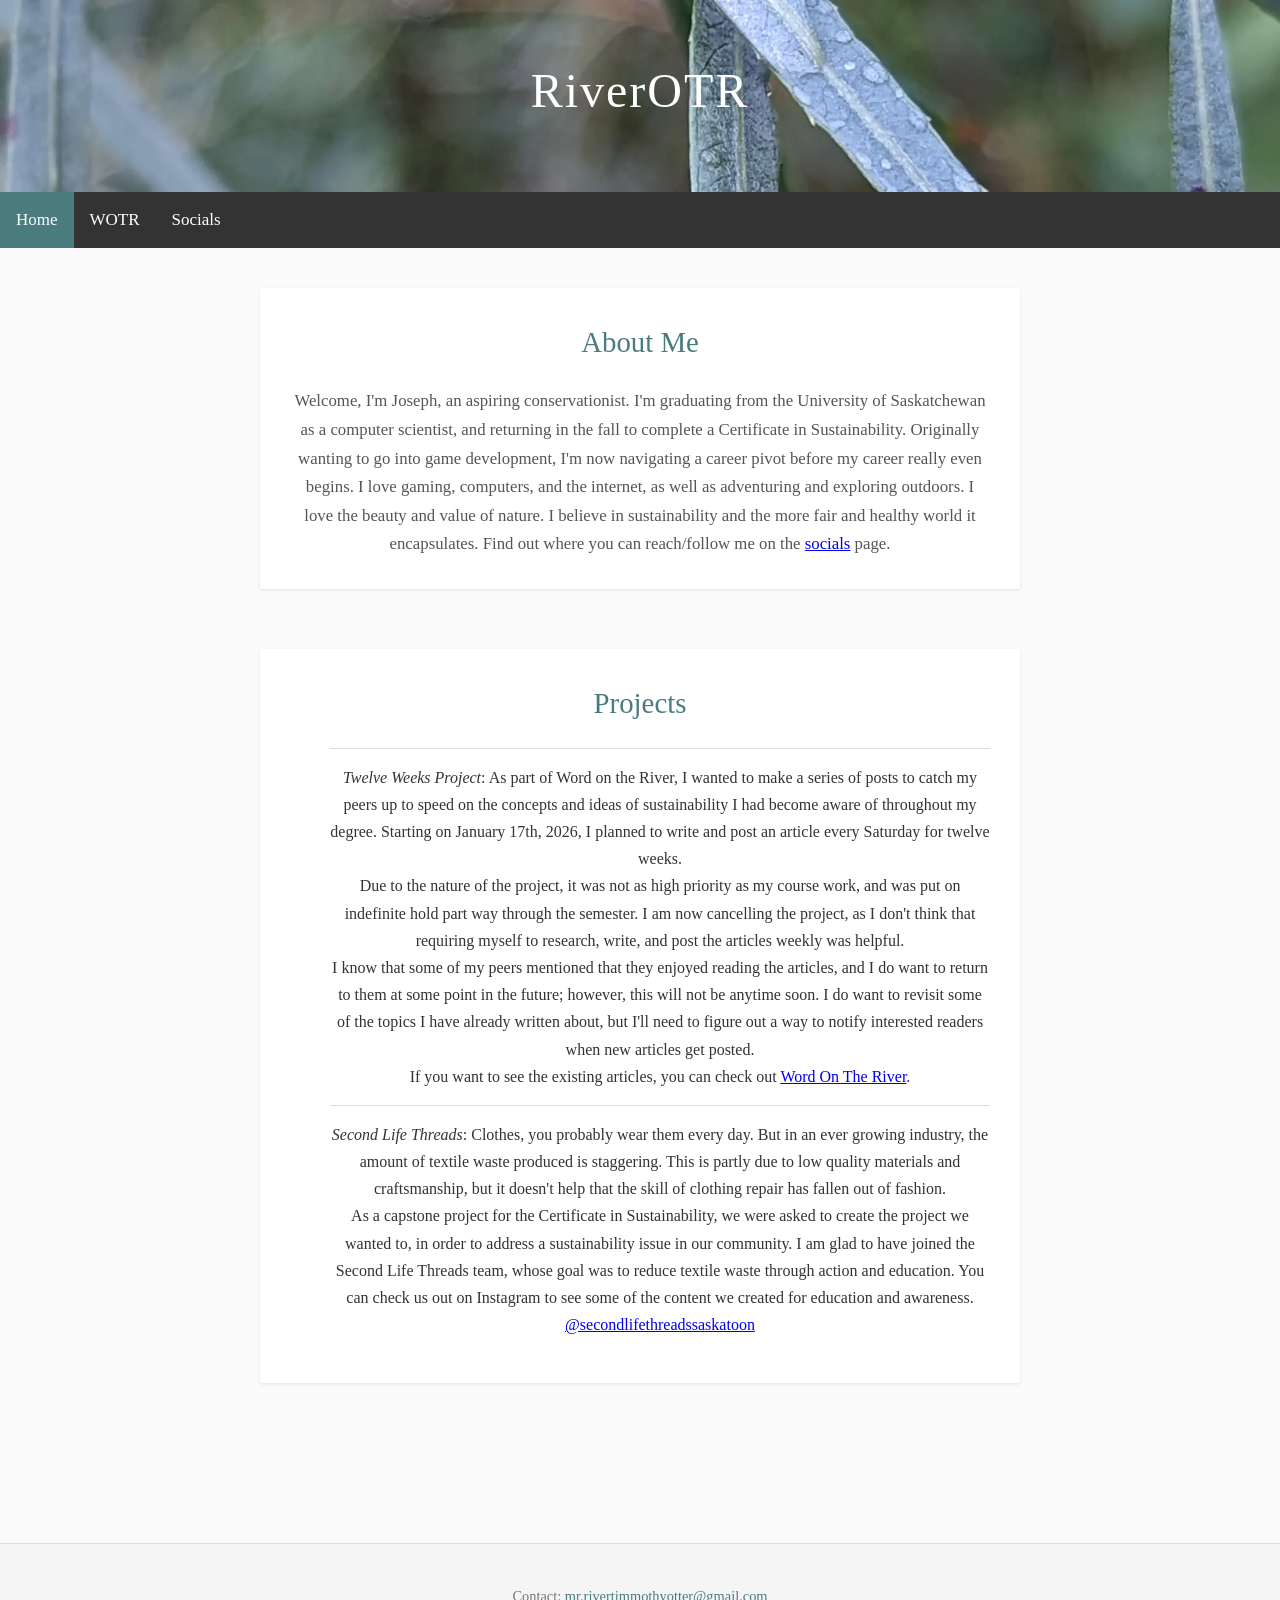
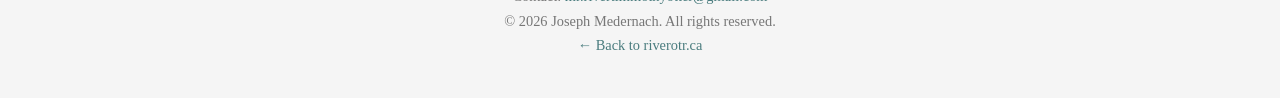
<file: index.html>
<!DOCTYPE html>
<html lang="en">
<head>
  <meta charset="UTF-8" >
  <title>RiverOTR|Homepage</title>
  <meta name="viewport" content="width=device-width,initial-scale=1" />
  <link rel="icon" type="image/x-icon" href="favicon.png">
  <link rel="stylesheet" href="style.css">
  <style>
    .container {
      max-width: 800px;
      margin: 0 auto;
      margin-top: 40px;
      margin-bottom: 40px;
      padding: 0 20px 60px;
    }

    section {
      text-align: center;
      margin-bottom: 60px;
      padding: 30px;
      background: white;
      border-radius: 2px;
      box-shadow: 0 1px 3px rgba(0,0,0,0.1);
    }
    section h2 {
      font-size: 1.8em;
      margin-bottom: 20px;
      color: #4a7c7e;
      font-weight: normal;
    }
    section p {
      font-size: 1.05em;
      color: #555;
    }

    #projects li {
      border-top: 1px solid #ddd;
      padding-top: 15px;
      padding-bottom: 15px;
    }
  </style>
</head>
<body>
  <header>
    <h1>RiverOTR</h1>
  </header>
  <nav>
    <a class="active" href="#RiverOTR">Home</a>
    <a href="/word_on_the_river">WOTR</a>
    <a href="/socials.html">Socials</a>
  </nav>
  <main>
    <div class="container">
      <section id="aboutme">
        <h2>About Me</h2>
        <p>
          Welcome, I'm Joseph, an aspiring conservationist. I'm graduating from
          the University of Saskatchewan as a computer scientist, and returning
          in the fall to complete a Certificate in Sustainability. Originally
          wanting to go into game development, I'm now navigating a career pivot
          before my career really even begins. I love gaming, computers, and the
          internet, as well as adventuring and exploring outdoors. I love the
          beauty and value of nature. I believe in sustainability and the more
          fair and healthy world it encapsulates. Find out where you can
          reach/follow me on the <a href="/socials.html">socials</a> page.
        </p>
      </section>
      <section id="projects">
        <h2>Projects</h2>
        <ul style="list-style-type:none;">
          <li>
            <em>Twelve Weeks Project</em>: As part of Word on the River, I wanted
            to make a series of posts to catch my peers up to speed on the concepts
            and ideas of sustainability I had become aware of throughout my degree.
            Starting on January 17th, 2026, I planned to write and post an article
            every Saturday for twelve weeks.<br>Due to the nature of the project, it
            was not as high priority as my course work, and was put on indefinite
            hold part way through the semester. I am now cancelling the project, as
            I don't think that requiring myself to research, write, and post the
            articles weekly was helpful.<br>I know that some of my peers mentioned
            that they enjoyed reading the articles, and I do want to return to them
            at some point in the future; however, this will not be anytime soon.
            I do want to revisit some of the topics I have already written about,
            but I'll need to figure out a way to notify interested readers when
            new articles get posted.<br>If you want to see the existing articles,
            you can check out <a href="/word_on_the_river.html">Word On The River</a>.
          </li>
          <li>
            <em>Second Life Threads</em>: Clothes, you probably wear them every
            day. But in an ever growing industry, the amount of textile waste
            produced is staggering. This is partly due to low quality materials
            and craftsmanship, but it doesn't help that the skill of clothing
            repair has fallen out of fashion.<br>As a capstone project for the
            Certificate in Sustainability, we were asked to create the project
            we wanted to, in order to address a sustainability issue in our
            community. I am glad to have joined the Second Life Threads team,
            whose goal was to reduce textile waste through action and education.
            You can check us out on Instagram to see some of the content we
            created for education and awareness.<br>
            <a href="www.instagram.com/secondlifethreadssaskatoon">@secondlifethreadssaskatoon</a>
          </li>
        </ul>
      </section>
    </div>
  </main>
  <footer>
    <p>Contact: <a href="mailto:mr.rivertimmothyotter@gmail.com">mr.rivertimmothyotter@gmail.com</a></p>
    <p>&copy; 2026 Joseph Medernach. All rights reserved.</p>
    <p><a href="https://www.riverotr.ca">← Back to riverotr.ca</a></p>
  </footer>
</body>
</html>
</file>
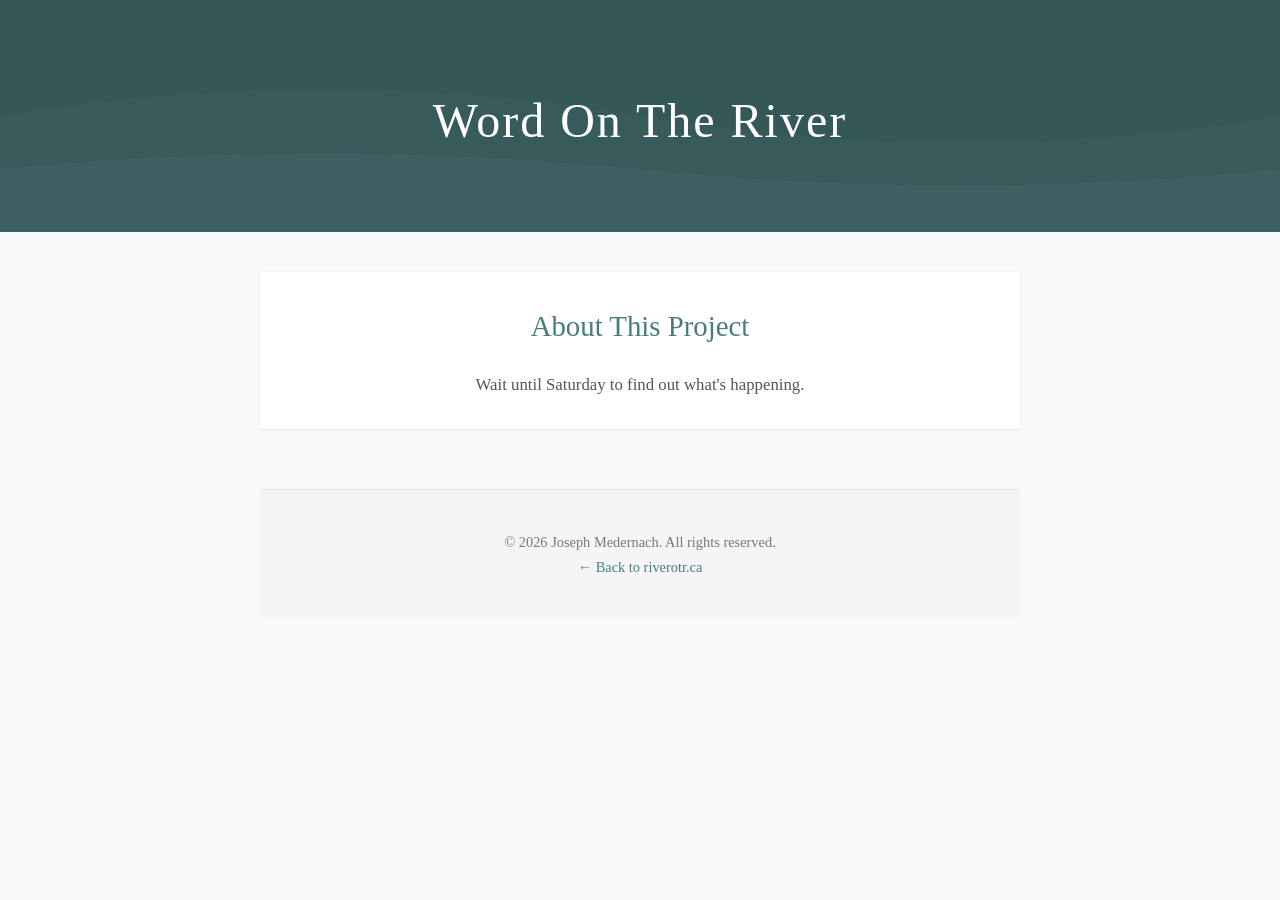
<file: wotr/index.html>
<!DOCTYPE html>
<html lang="en">
<head>
    <meta charset="UTF-8">
    <meta name="viewport" content="width=device-width, initial-scale=1.0">
    <title>Word On The River</title>
    <style>
        * {
            margin: 0;
            padding: 0;
            box-sizing: border-box;
        }

        body {
            font-family: 'Georgia', serif;
            line-height: 1.7;
            color: #333;
            background-color: #fafafa;
        }

        header {
            background: linear-gradient(rgba(0, 0, 0, 0.3), rgba(0, 0, 0, 0.3)), 
                        url('data:image/svg+xml,<svg xmlns="http://www.w3.org/2000/svg" viewBox="0 0 1200 400"><rect fill="%234a7c7e" width="1200" height="400"/><path fill="%235a8c8e" opacity="0.3" d="M0,200 Q300,150 600,200 T1200,200 L1200,400 L0,400 Z"/><path fill="%236a9c9e" opacity="0.3" d="M0,250 Q300,220 600,250 T1200,250 L1200,400 L0,400 Z"/></svg>');
            background-size: cover;
            background-position: center;
            color: white;
            text-align: center;
            padding: 80px 20px 60px;
            margin-bottom: 40px;
        }

        header h1 {
            font-size: 3em;
            margin-bottom: 10px;
            font-weight: normal;
            letter-spacing: 2px;
        }

        header p {
            font-size: 1.1em;
            font-style: italic;
            opacity: 0.95;
        }

        .container {
            max-width: 800px;
            margin: 0 auto;
            padding: 0 20px 60px;
        }

        .intro {
            text-align: center;
            margin-bottom: 60px;
            padding: 30px;
            background: white;
            border-radius: 2px;
            box-shadow: 0 1px 3px rgba(0,0,0,0.1);
        }

        .intro h2 {
            font-size: 1.8em;
            margin-bottom: 20px;
            color: #4a7c7e;
            font-weight: normal;
        }

        .intro p {
            font-size: 1.05em;
            color: #555;
        }

        article {
            background: white;
            margin-bottom: 40px;
            padding: 40px;
            border-radius: 2px;
            box-shadow: 0 1px 3px rgba(0,0,0,0.1);
        }

        article header {
            background: none;
            padding: 0 0 20px 0;
            margin-bottom: 25px;
            border-bottom: 1px solid #e0e0e0;
            text-align: left;
            color: #333;
        }

        article h2 {
            font-size: 2em;
            color: #2c5557;
            font-weight: normal;
        }

        .post-meta {
            font-size: 0.9em;
            color: #777;
            font-style: italic;
            margin-bottom: 12px;
        }

        article p {
            margin-bottom: 15px;
            text-align: justify;
        }

        article p:last-child {
            margin-bottom: 0;
        }

        footer {
            text-align: center;
            padding: 40px 20px;
            color: #777;
            font-size: 0.9em;
            border-top: 1px solid #e0e0e0;
            margin-top: 40px;
            background: linear-gradient(rgba(0, 0, 0, 0.05), rgba(0, 0, 0, 0.05)), 
                        url('footer-photo.jpg');
            background-size: cover;
            background-position: center;
        }

        /* Fallback if footer photo not yet added */
        footer:not([style*="background-image"]) {
            background: #f5f5f5;
        }

        footer a {
            color: #4a7c7e;
            text-decoration: none;
        }

        @media (max-width: 768px) {
            header h1 {
                font-size: 2em;
            }

            article {
                padding: 25px;
            }

            article h2 {
                font-size: 1.6em;
            }

            .post-image {
                height: 250px;
            }
        }
    </style>
</head>
<body>
    <header>
        <h1>Word On The River</h1>
    </header>

    <div class="container">
        <section class="intro">
            <h2>About This Project</h2>
            <p>Wait until Saturday to find out what's happening.</p>
        </section>

        <!-- Week 1 
        <article>
            <div class="post-meta">Saturday, January 17, 2026</div>
            <header>
                <h2>Post Title</h2>
            </header>
            <p>Post content goes here.</p>
        </article>
        -->

        <!-- Week 2
        <article>
            <div class="post-meta">Saturday, January 17, 2026</div>
            <header>
                <h2>Post Title</h2>
            </header>
            <p>Post content goes here.</p>
        </article>
        -->

        <!-- Week 3
        <article>
            <div class="post-meta">Saturday, January 17, 2026</div>
            <header>
                <h2>Post Title</h2>
            </header>
            <p>Post content goes here.</p>
        </article>
        -->

        <!-- Week 4
        <article>
            <div class="post-meta">Saturday, January 17, 2026</div>
            <header>
                <h2>Post Title</h2>
            </header>
            <p>Post content goes here.</p>
        </article>
        -->

        <!-- Week 5
        <article>
            <div class="post-meta">Saturday, January 17, 2026</div>
            <header>
                <h2>Post Title</h2>
            </header>
            <p>Post content goes here.</p>
        </article>
        -->

        <!-- Week 6
        <article>
            <div class="post-meta">Saturday, January 17, 2026</div>
            <header>
                <h2>Post Title</h2>
            </header>
            <p>Post content goes here.</p>
        </article>
        -->

        <!-- Week 7
        <article>
            <div class="post-meta">Saturday, January 17, 2026</div>
            <header>
                <h2>Post Title</h2>
            </header>
            <p>Post content goes here.</p>
        </article>
        -->

        <!-- Week 8
        <article>
            <div class="post-meta">Saturday, January 17, 2026</div>
            <header>
                <h2>Post Title</h2>
            </header>
            <p>Post content goes here.</p>
        </article>
        -->

        <!-- Week 9
        <article>
            <div class="post-meta">Saturday, January 17, 2026</div>
            <header>
                <h2>Post Title</h2>
            </header>
            <p>Post content goes here.</p>
        </article>
        -->

        <!-- Week 10
        <article>
            <div class="post-meta">Saturday, January 17, 2026</div>
            <header>
                <h2>Post Title</h2>
            </header>
            <p>Post content goes here.</p>
        </article>
        -->

        <!-- Week 11
        <article>
            <div class="post-meta">Saturday, January 17, 2026</div>
            <header>
                <h2>Post Title</h2>
            </header>
            <p>Post content goes here.</p>
        </article>
        -->

        <!-- Week 12
        <article>
            <div class="post-meta">Saturday, January 17, 2026</div>
            <header>
                <h2>Post Title</h2>
            </header>
            <p>Post content goes here.</p>
        </article>
        -->

        <!-- Week 13
        <article>
            <div class="post-meta">Saturday, January 17, 2026</div>
            <header>
                <h2>Post Title</h2>
            </header>
            <p>Post content goes here.</p>
        </article>
        -->

        <!-- Week 14
        <article>
            <div class="post-meta">Saturday, January 17, 2026</div>
            <header>
                <h2>Post Title</h2>
            </header>
            <p>Post content goes here.</p>
        </article>
        -->

        <footer>
            <p>&copy; 2026 Joseph Medernach. All rights reserved.</p>
            <p><a href="https://www.riverotr.ca">← Back to riverotr.ca</a></p>
        </footer>
    </div>
</body>
</html>
</file>
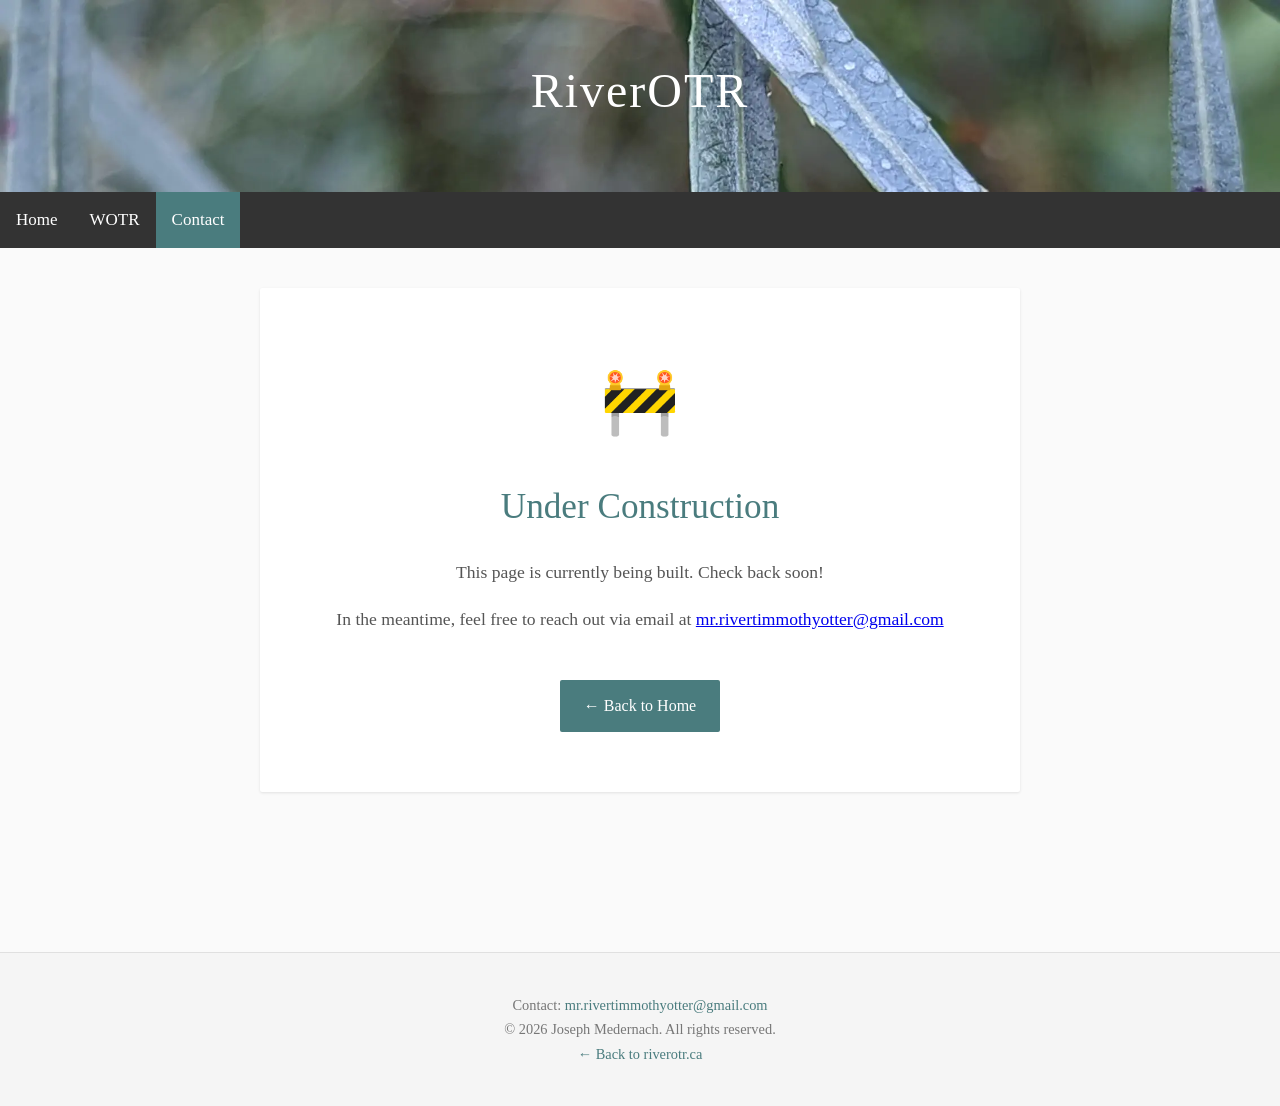
<file: contact.html>
<!DOCTYPE html>
<html lang="en">
<head>
  <meta charset="UTF-8">
  <title>Contact | RiverOTR</title>
  <meta name="viewport" content="width=device-width,initial-scale=1" />
  <link rel="icon" type="image/x-icon" href="favicon.png">
  <link rel="stylesheet" href="style.css">
  <style>
    .container {
      max-width: 800px;
      margin: 0 auto;
      margin-top: 40px;
      margin-bottom: 40px;
      padding: 0 20px 60px;
    }

    .construction-section {
      text-align: center;
      margin-bottom: 60px;
      padding: 60px 30px;
      background: white;
      border-radius: 2px;
      box-shadow: 0 1px 3px rgba(0,0,0,0.1);
    }
    
    .construction-section h2 {
      font-size: 2.2em;
      margin-bottom: 20px;
      color: #4a7c7e;
      font-weight: normal;
    }
    
    .construction-section p {
      font-size: 1.1em;
      color: #555;
      margin-bottom: 15px;
      line-height: 1.8;
    }
    
    .construction-icon {
      font-size: 4em;
      margin-bottom: 20px;
      color: #4a7c7e;
    }
    
    .back-link {
      display: inline-block;
      margin-top: 30px;
      padding: 12px 24px;
      background-color: #4a7c7e;
      color: white;
      text-decoration: none;
      border-radius: 2px;
      transition: background-color 0.3s;
    }
    
    .back-link:hover {
      background-color: #3a6c6e;
    }
  </style>
</head>
<body>
  <header>
    <h1>RiverOTR</h1>
  </header>
  <nav>
    <a href="/index.html">Home</a>
    <a href="/word_on_the_river">WOTR</a>
    <a class="active" href="/contact.html">Contact</a>
  </nav>
  <main>
    <div class="container">
      <section class="construction-section">
        <div class="construction-icon">🚧</div>
        <h2>Under Construction</h2>
        <p>
          This page is currently being built. Check back soon!
        </p>
        <p>
          In the meantime, feel free to reach out via email at 
          <a href="mailto:mr.rivertimmothyotter@gmail.com">mr.rivertimmothyotter@gmail.com</a>
        </p>
        <a href="/index.html" class="back-link">← Back to Home</a>
      </section>
    </div>
  </main>
  <footer>
    <p>Contact: <a href="mailto:mr.rivertimmothyotter@gmail.com">mr.rivertimmothyotter@gmail.com</a></p>
    <p>&copy; 2026 Joseph Medernach. All rights reserved.</p>
    <p><a href="https://www.riverotr.ca">← Back to riverotr.ca</a></p>
  </footer>
</body>
</html>
</file>
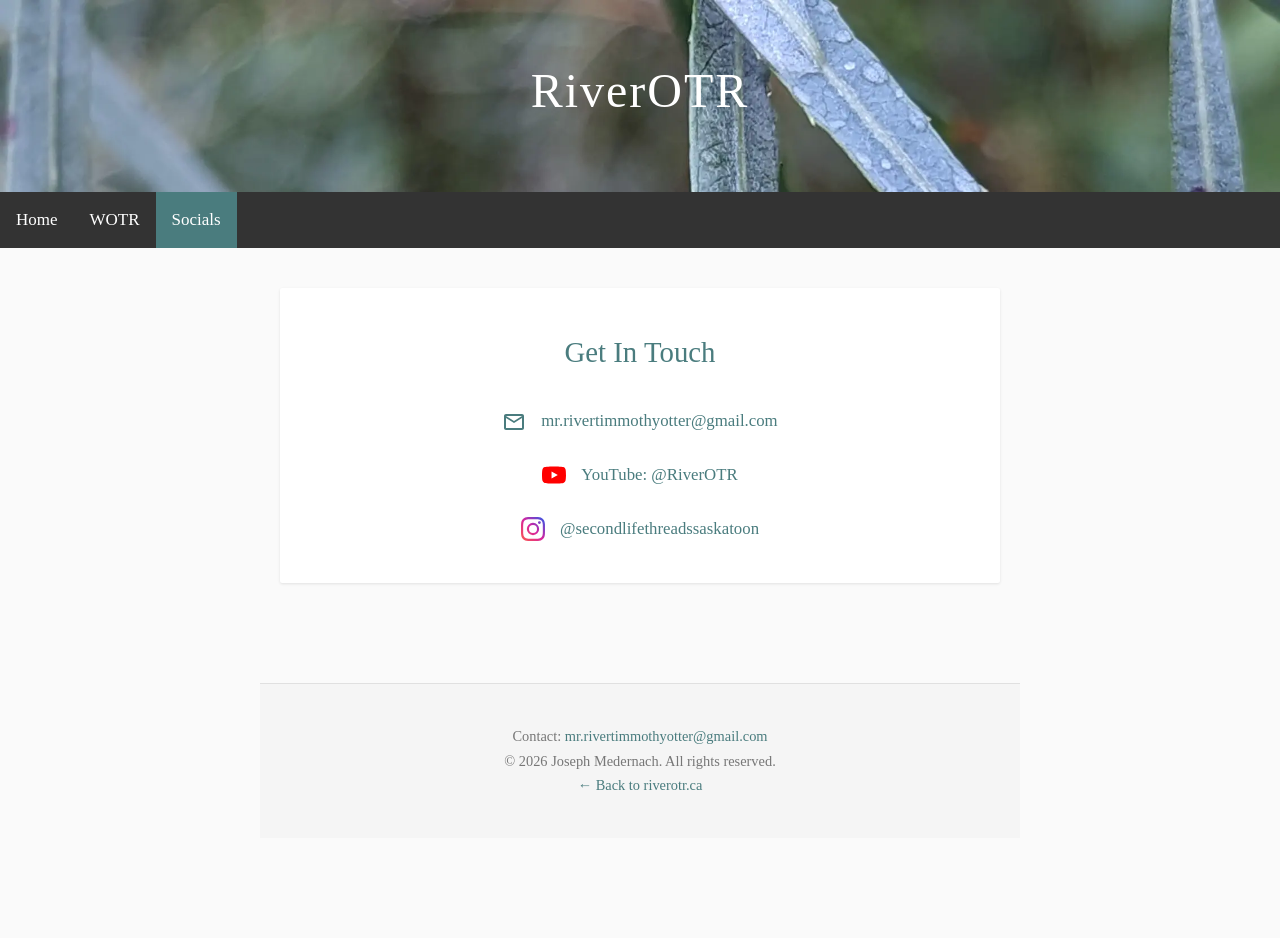
<file: socials.html>
<!DOCTYPE html>
<html lang="en">
<head>
  <meta charset="UTF-8">
  <title>Socials | RiverOTR</title>
  <meta name="viewport" content="width=device-width,initial-scale=1" />
  <link rel="icon" type="image/x-icon" href="favicon.png">
  <link rel="stylesheet" href="style.css">
  <style>
    .container {
      max-width: 800px;
      margin: 0 auto;
      margin-top: 40px;
      margin-bottom: 40px;
      padding: 0 20px 60px;
    }

    .socials-section {
      text-align: center;
      padding: 40px;
      background: white;
      border-radius: 2px;
      box-shadow: 0 1px 3px rgba(0,0,0,0.1);
    }
    
    .socials-section h2 {
      font-size: 1.8em;
      margin-bottom: 30px;
      color: #4a7c7e;
      font-weight: normal;
    }
    
    .social-links {
      display: flex;
      flex-direction: column;
      gap: 25px;
      align-items: center;
    }
    
    .social-item {
      display: flex;
      align-items: center;
      gap: 15px;
      font-size: 1.05em;
    }
    
    .social-item svg {
      width: 24px;
      height: 24px;
      flex-shrink: 0;
    }
    
    .social-item a {
      color: #4a7c7e;
      text-decoration: none;
    }
    
    .social-item a:hover {
      text-decoration: underline;
    }
    
    .social-note {
      font-size: 0.95em;
      color: #777;
      font-style: italic;
      margin-top: 5px;
    }
  </style>
</head>
<body>
  <header>
    <h1>RiverOTR</h1>
  </header>
  <nav>
    <a href="/index.html">Home</a>
    <a href="/word_on_the_river">WOTR</a>
    <a class="active" href="/socials.html">Socials</a>
  </nav>
  <main>
    <div class="container">
  <main>
    <div class="container">
      <section class="socials-section">
        <h2>Get In Touch</h2>
        
        <div class="social-links">
          <div class="social-item">
            <svg viewBox="0 0 24 24" fill="none" xmlns="http://www.w3.org/2000/svg">
              <path d="M22 6C22 4.9 21.1 4 20 4H4C2.9 4 2 4.9 2 6V18C2 19.1 2.9 20 4 20H20C21.1 20 22 19.1 22 18V6ZM20 6L12 11L4 6H20ZM20 18H4V8L12 13L20 8V18Z" fill="#4a7c7e"/>
            </svg>
            <a href="mailto:mr.rivertimmothyotter@gmail.com">mr.rivertimmothyotter@gmail.com</a>
          </div>
          
          <div class="social-item">
            <svg viewBox="0 0 24 24" fill="none" xmlns="http://www.w3.org/2000/svg">
              <path d="M23.498 6.186a2.988 2.988 0 00-2.103-2.117C19.739 3.5 12 3.5 12 3.5s-7.739 0-9.395.569a2.988 2.988 0 00-2.103 2.117C0 7.847 0 12 0 12s0 4.153.502 5.814a2.988 2.988 0 002.103 2.117C4.261 20.5 12 20.5 12 20.5s7.739 0 9.395-.569a2.988 2.988 0 002.103-2.117C24 16.153 24 12 24 12s0-4.153-.502-5.814zM9.545 15.568V8.432L15.818 12l-6.273 3.568z" fill="#FF0000"/>
            </svg>
            <a href="https://www.youtube.com/@RiverOTR" target="_blank" rel="noopener">YouTube: @RiverOTR</a>
          </div>
          
          <div class="social-item" style="flex-direction: column; align-items: center;">
            <div style="display: flex; align-items: center; gap: 15px;">
              <svg viewBox="0 0 24 24" fill="none" xmlns="http://www.w3.org/2000/svg">
                <path d="M12 2.163c3.204 0 3.584.012 4.85.07 3.252.148 4.771 1.691 4.919 4.919.058 1.265.069 1.645.069 4.849 0 3.205-.012 3.584-.069 4.849-.149 3.225-1.664 4.771-4.919 4.919-1.266.058-1.644.07-4.85.07-3.204 0-3.584-.012-4.849-.07-3.26-.149-4.771-1.699-4.919-4.92-.058-1.265-.07-1.644-.07-4.849 0-3.204.013-3.583.07-4.849.149-3.227 1.664-4.771 4.919-4.919 1.266-.057 1.645-.069 4.849-.069zM12 0C8.741 0 8.333.014 7.053.072 2.695.272.273 2.69.073 7.052.014 8.333 0 8.741 0 12c0 3.259.014 3.668.072 4.948.2 4.358 2.618 6.78 6.98 6.98C8.333 23.986 8.741 24 12 24c3.259 0 3.668-.014 4.948-.072 4.354-.2 6.782-2.618 6.979-6.98.059-1.28.073-1.689.073-4.948 0-3.259-.014-3.667-.072-4.947-.196-4.354-2.617-6.78-6.979-6.98C15.668.014 15.259 0 12 0zm0 5.838a6.162 6.162 0 100 12.324 6.162 6.162 0 000-12.324zM12 16a4 4 0 110-8 4 4 0 010 8zm6.406-11.845a1.44 1.44 0 100 2.881 1.44 1.44 0 000-2.881z" fill="url(#instagram-gradient)"/>
                <defs>
                  <linearGradient id="instagram-gradient" x1="0%" y1="100%" x2="100%" y2="0%">
                    <stop offset="0%" style="stop-color:#FD5949;stop-opacity:1" />
                    <stop offset="50%" style="stop-color:#D6249F;stop-opacity:1" />
                    <stop offset="100%" style="stop-color:#285AEB;stop-opacity:1" />
                  </linearGradient>
                </defs>
              </svg>
              <a href="https://www.instagram.com/secondlifethreadssaskatoon" target="_blank" rel="noopener">@secondlifethreadssaskatoon</a>
            </div>
          </div>
        </div>
      </section>
    </div>
  </main>
  <footer>
    <p>Contact: <a href="mailto:mr.rivertimmothyotter@gmail.com">mr.rivertimmothyotter@gmail.com</a></p>
    <p>&copy; 2026 Joseph Medernach. All rights reserved.</p>
    <p><a href="https://www.riverotr.ca">← Back to riverotr.ca</a></p>
  </footer>
</body>
</html>
</file>
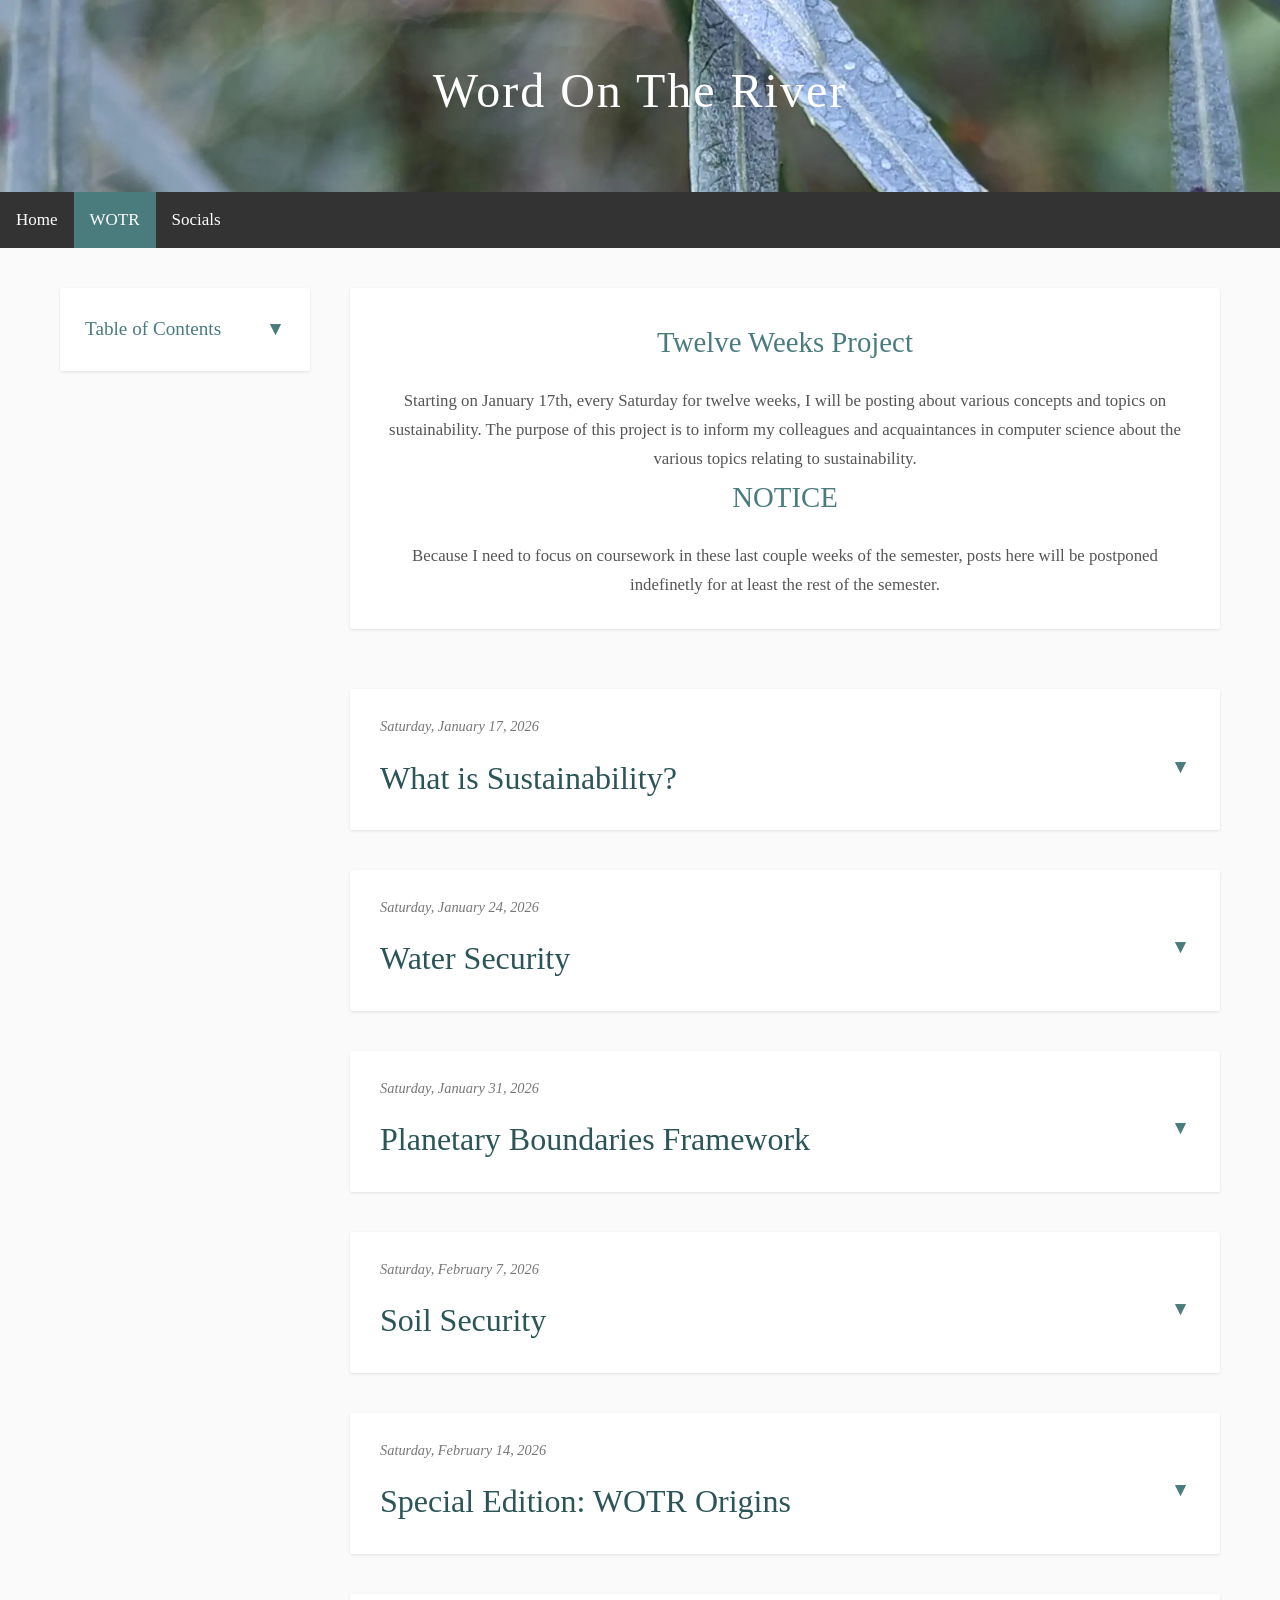
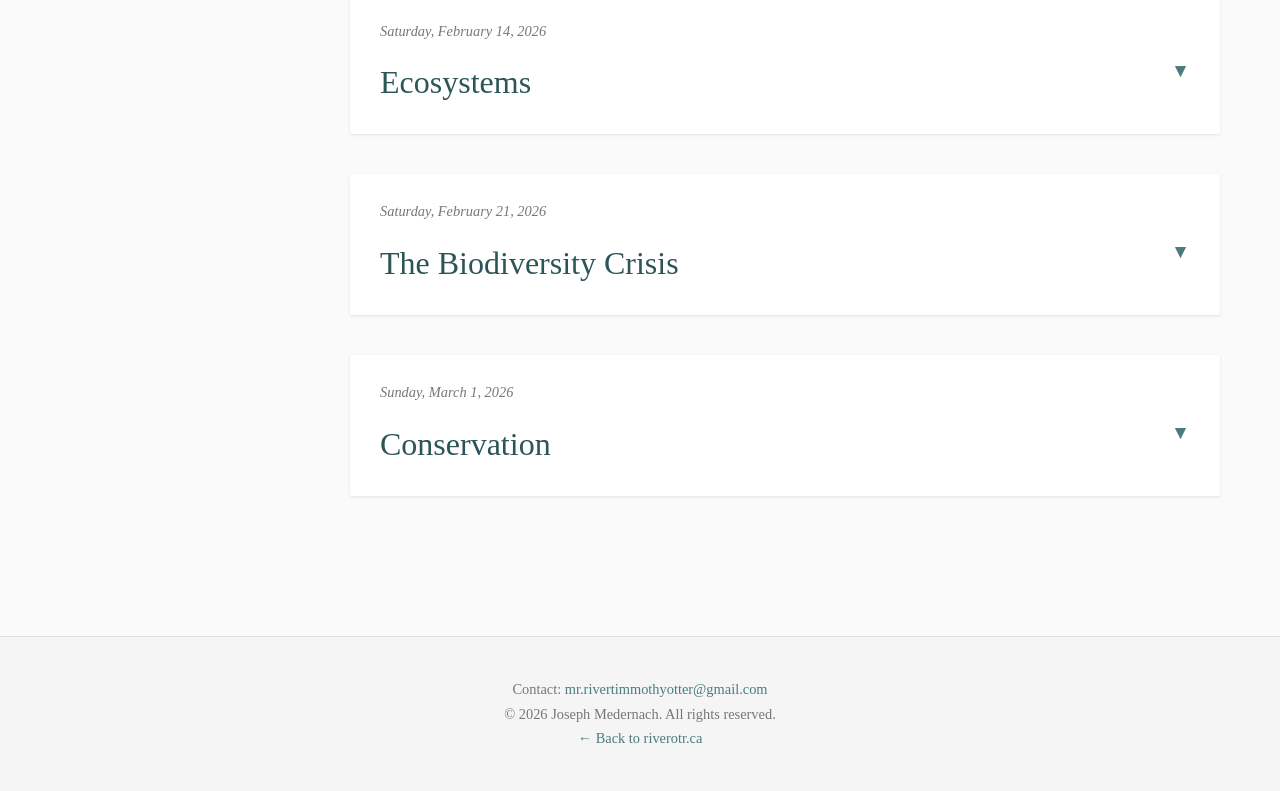
<file: word_on_the_river.html>
<!DOCTYPE html>
<html lang="en">
<head>
  <meta charset="UTF-8">
  <meta name="viewport" content="width=device-width, initial-scale=1.0">
  <title>Word On The River</title>
  <link rel="stylesheet" href="style.css">
  <link rel="icon" type="image/x-icon" href="favicon.png">
  <style>
    .container {
      max-width: 1200px;
      margin: 0 auto;
      margin-top: 40px;
      margin-bottom: 40px;
      padding: 0 20px 60px;
      display: flex;
      gap: 40px;
      align-items: flex-start;
    }

    .toc-sidebar {
      position: sticky;
      top: 20px;
      width: 250px;
      background: white;
      border-radius: 2px;
      box-shadow: 0 1px 3px rgba(0,0,0,0.1);
      flex-shrink: 0;
    }

    .toc-header {
      padding: 25px;
      cursor: pointer;
      transition: background-color 0.2s;
      user-select: none;
    }

    .toc-header:hover {
      background-color: #f9f9f9;
    }

    .toc-sidebar h3 {
      font-size: 1.2em;
      color: #4a7c7e;
      margin-bottom: 0;
      font-weight: normal;
      display: inline-block;
    }

    .toc-expand-icon {
      float: right;
      font-size: 1.2em;
      color: #4a7c7e;
      transition: transform 0.3s;
    }

    .toc-sidebar.expanded .toc-expand-icon {
      transform: rotate(180deg);
    }

    .toc-content {
      max-height: 0;
      overflow: hidden;
      transition: max-height 0.3s ease-out;
      padding: 0 25px;
    }

    .toc-sidebar.expanded .toc-content {
      max-height: 2000px;
      transition: max-height 0.5s ease-in;
      padding: 0 25px 25px 25px;
    }

    .toc-sidebar ul {
      list-style: none;
      padding: 0;
      margin: 0;
    }

    .toc-sidebar li {
      margin-bottom: 12px;
    }

    .toc-sidebar a {
      color: #555;
      text-decoration: none;
      font-size: 0.95em;
      display: block;
      padding: 5px 0;
      transition: color 0.2s;
    }

    .toc-sidebar a:hover {
      color: #4a7c7e;
    }

    .toc-sidebar a.active {
      color: #4a7c7e;
      font-weight: bold;
    }

    .content-area {
      flex: 1;
      min-width: 0;
    }

    section {
      text-align: center;
      margin-bottom: 60px;
      padding: 30px;
      background: white;
      border-radius: 2px;
      box-shadow: 0 1px 3px rgba(0,0,0,0.1);
    }
    section h2 {
      font-size: 1.8em;
      margin-bottom: 20px;
      color: #4a7c7e;
      font-weight: normal;
    }
    section p {
      font-size: 1.05em;
      color: #555;
    }

    article {
      background: white;
      margin-bottom: 40px;
      border-radius: 2px;
      box-shadow: 0 1px 3px rgba(0,0,0,0.1);
    }
    article header {
      background: none;
      padding: 25px 30px;
      margin-bottom: 0;
      border-bottom: none;
      text-align: left;
      color: #333;
      cursor: pointer;
      transition: background-color 0.2s;
      user-select: none;
    }
    article header:hover {
      background-color: #f9f9f9;
    }
    article h2 {
      font-size: 2em;
      color: #2c5557;
      font-weight: normal;
      display: inline-block;
    }
    
    .expand-icon {
      float: right;
      font-size: 1.2em;
      color: #4a7c7e;
      transition: transform 0.3s;
    }

    article.expanded .expand-icon {
      transform: rotate(180deg);
    }

    .date {
      font-size: 0.9em;
      color: #777;
      font-style: italic;
      margin-bottom: 12px;
    }

    .article-content {
      max-height: 0;
      overflow: hidden;
      transition: max-height 0.3s ease-out;
      padding: 0 30px;
    }

    article.expanded .article-content {
      max-height: 5000px;
      transition: max-height 0.5s ease-in;
      padding: 0 30px 30px 30px;
    }

    .article-content p {
      margin-bottom: 1.05em;
      text-align: justify;
    }
    .article-content p:last-child {
      margin-bottom: 0;
    }

    /* Mobile styles */
    @media (max-width: 768px) {
      .container {
        flex-direction: column;
        gap: 20px;
      }

      .toc-sidebar {
        position: static;
        width: 100%;
      }

      .content-area {
        width: 100%;
      }

      article header {
        padding: 20px;
      }

      .article-content {
        padding: 0 20px;
      }

      article.expanded .article-content {
        padding: 0 20px 20px 20px;
      }

      article h2 {
        font-size: 1.3em;
      }
    }
  </style>
</head>
<body>
  <div class="header-bg"></div>
  <header>
    <h1>Word On The River</h1>
  </header>
  <nav>
    <a href="/index">Home</a>
    <a class="active" href="/word_on_the_river">WOTR</a>
    <a href="/socials.html">Socials</a>
  </nav>
  <main>
    <div class="container">
      <aside class="toc-sidebar">
        <div class="toc-header" onclick="toggleTOC()">
          <h3>Table of Contents</h3>
          <span class="toc-expand-icon">▼</span>
        </div>
        <div class="toc-content">
          <ul id="toc-list">
            <li><a href="#intro" data-week="intro">Twelve Weeks Project</a></li>
            <li><a href="#week-1" data-week="week-1">Week 1: What is Sustainability?</a></li>
            <li><a href="#week-2" data-week="week-2">Week 2: Water Security</a></li>
            <li><a href="#week-3" data-week="week-3">Week 3: Planetary Boundaries Framework</a></li>
            <li><a href="#week-4" data-week="week-4">Week 4: Soil Security</a></li>
            <li><a href="#SE01" data-week="SE01">Special Edition: WOTR Origins</a></li>
            <li><a href="#week-5" data-week="week-5">Week 5: Ecosystems</a></li>
            <li><a href="#week-6" data-week="week-6">Week 6: The Biodiversity Crisis</a></li>
            <li><a href="#week-7" data-week="week-7">Week 7: Conservation</a></li>
          </ul>
        </div>
      </aside>

      <div class="content-area">
        <section class="intro" id="intro">
          <h2>Twelve Weeks Project</h2>
          <p>Starting on January 17th, every Saturday for twelve weeks, I will be posting about various concepts and topics on sustainability. The purpose of this project is to inform my colleagues and acquaintances in computer science about the various topics relating to sustainability.</p>
          <h2> NOTICE</h2>
          <p>Because I need to focus on coursework in these last couple weeks of the semester, posts here will be postponed indefinetly for at least the rest of the semester.</p>
        </section>

        <article id="week-1" class="expandable">
          <header onclick="toggleArticle('week-1')">
            <div class="date">Saturday, January 17, 2026</div>
            <h2>What is Sustainability?</h2>
            <span class="expand-icon">▼</span>
          </header>
          <div class="article-content">
            <p>
            We are at the beginning of our twelve-week journey, and we may all come into this endeavour from
            different backgrounds and in different contexts. Over the last two years I have learned about many
            concepts and ideas in sustainability, which greatly changes how I may interpret future topics compared
            to others. So, I think that it would be wise to use this first week to look at the question: what is
            sustainability?
            </p>
            <p>
            While some concepts and ideas are common in definitions of sustainability in certain groups,
            at a much broader scale the definition of sustainability is still an open discussion.
            I have now been asked in three classes to define what sustainability means to me.
            One common definition of sustainability is “meeting the needs of the present without compromising
            the ability of future generations to meet their own needs.”
            This is from the 1987 <a href="http://www.un-documents.net/our-common-future.pdf">United Nations Bruntland Commission</a>.
            This definition recognizes the need for development in the present day while highlighting the need to consider future repercussions. Now however, I would like to introduce two supporting concepts.
            </p>
            <p>
            The first is the concept of the <a href="https://populationeducation.org/what-are-the-three-es-of-sustainability">three E's of sustainability</a>. These are environment, economy, and equity. The three E’s framework of sustainability asserts that true sustainability must be in all three senses.
            </p>
            <p>
            The second concept is the idea of <a href="https://en.wikipedia.org/wiki/Weak_and_strong_sustainability">strong and weak sustainability</a>. This idea comes from the field of environmental economics. In short, strong sustainability is the idea that there is both natural and artificial capital and the two are <strong>not</strong> interchangeable, while in weak sustainability, natural and artificial capital <strong>are</strong> interchangeable so long as the total amount of capital is maintained. Weak sustainability is deemed as such because it assumes that various kinds of capital can be given comparable value assignments.
            </p>
            <p>
            Let’s revisit the Bruntland definition of sustainability now that we have two new concepts. There is a possible issue with the definition in that it doesn’t expressly convey the environmental component of sustainability and leaves room for weak sustainability to suffice. In their 1996 article <a href="https://doi.org/10.2307/2269583"><i>Environmental Sustainability: Universal and Non-Negotiable</i></a>, Robert Goodland and Herman Daly introduce the three E’s concept and propose defining sustainability in terms of the input/output rule. Essentially, development without producing and consuming faster than the environment’s absorptive and regenerative capacities.
            </p>
            <p>
            There are many more definitions of sustainability. I encourage you to look for ones that emphasize different scales of community and different aspects of the three E’s, and compare them. Maybe even come up with your own definition. But now that we have a basis for what sustainability is, we can venture further into its topics.
            </p>
            <p>
            Thank you for reading and thank you for joining me on this journey.<br>
            <br>
            - Joseph
            </p>
          </div>
        </article>

        <article id="week-2" class="expandable">
          <header onclick="toggleArticle('week-2')">
            <div class="date">Saturday, January 24, 2026</div>
            <h2>Water Security</h2>
            <span class="expand-icon">▼</span>
          </header>
          <div class="article-content">
            <p>
            This is a bit of a shorter post, but I want to talk about <a href="https://en.wikipedia.org/wiki/Water_security">water security</a> this week. UN-Water defines water security as “The capacity of a population to safeguard sustainable access to adequate quantities of acceptable quality water for sustaining livelihoods, human well-being, and socio-economic development, for ensuring protection against water-borne pollution and water-related disasters, and for preserving ecosystems in a climate of peace and political stability” (Working definition, 2013). There can be many threats to water security: political and economic tensions, along with a changing climate, and water demands for areas of high population density and for economic activities can pose challenges to water availability, with additional issue that some industrial uses of water can raise concerns about water quality. As an activity, I would invite everyone to consider their own water security.
            </p>
            <p>
            If you want to look at a case study, I would recommend reading about the <a href="https://en.wikipedia.org/wiki/Cape_Town_water_crisis">Cape Town water crisis</a>. The city of Cape Town avoided running out of water, but some of the responses they implemented have been criticized for various reasons. Another case you may want to look at is that of <a href="http://www.saveourwater.ca/">Save Our Water</a> in Elora, Ontario.
            </p>
            <p>
            Finally, I want to highlight some YouTube videos that can help shed light on current water security issues, especially in North America:<br>
            More Perfect Union: <a href="https://www.youtube.com/watch?v=RfzwLtWkVjg">Could Texas Run Out Of Water? Wall Street Is Betting Big On It.</a><br>
            More Perfect Union: <a href="https://www.youtube.com/watch?v=3wxeqpxg-aQ">What Poland Spring Doesn’t Want You to Know</a><br>
            Hank Green: <a href="https://www.youtube.com/watch?v=H_c6MWk7PQc&pp=2AbSCQ%3D%3D">Why is Everyone So Wrong About AI Water Use??</a><br>
            </p>
            <p>
            See you next week.<br>
            <br>
            - Joseph
            </p>
          </div>
        </article>

        <article id="week-3" class="expandable">
          <header onclick="toggleArticle('week-3')">
            <div class="date">Saturday, January 31, 2026</div>
            <h2>Planetary Boundaries Framework</h2>
            <span class="expand-icon">▼</span>
          </header>
          <div class="article-content">
            <p>
            Welcome back. Last week I wrote about the topic of water security, but I felt that the post was not as high quality as I wanted it to be. In the first week I wrote about defining sustainability to give everyone a common starting ground for my future posts, but I realized after last week, that there are more frameworks/concepts/ideas that I want to introduce so that I have a broader vocabulary to use when I talk about things like water security. Since I have much less time to do research for this post, I will introduce the planetary boundaries framework into our toolkit, and likely talk about wicked problems next week.
            </p>
            <p>
            The <a href="https://en.wikipedia.org/wiki/Planetary_boundaries">planetary boundaries framework</a> was authored in 2009 by a team of Earth system and environmental scientists led by Johan Rockström and Will Steffen. The framework describes limits to various human effects on the planet, past which, the planet’s ability to self regulate would be uncertain. The framework does this through defining nine boundaries, which are: climate change, biosphere integrity, land-system change, freshwater change, biogeochemical flows, ocean acidification, atmospheric aerosol loading, stratospheric ozone depletion, and novel entities. This last boundary is mostly to do with introduction of chemical pollutants into the environment, which are too new for their effect on the planet to be well known or understood. Some boundaries are broken into two sub-categories, such as climate change which considers CO2 concentration and radiative forcing, and biosphere integrity which considers both functional and genetic diversity. The framework is usually depicted as a radial figure, where each boundary is a “slice of the pie”, and has a ring or central circle representing the “safe” boundary, beyond this each category extends into the area of uncertainty (in the planet’s ability to self-regulate) or even further, beyond the area of uncertainty. Some figures show greyed-out categories, indicating that there is not enough research to quantify these boundaries.
            </p>
            <p>
            This framework is useful in  visualizing the environmental, broad-scale, challenges of sustainability, but more recent adaptations use a doughnut model with the social challenges of sustainability inside the doughnut, and the environmental challenges outside the doughnut. Being that this is not part of the framework currently, its usage in international policy making has been hampered in fears that it will place undue hardship on developing nations.
            </p>
            <p>
            Next week we’ll talk about wicked problems.<br>
            <br>
            - Joseph
            </p>
          </div>
        </article>

        <article id="week-4" class="expandable">
          <header onclick="toggleArticle('week-4')">
            <div class="date">Saturday, February 7, 2026</div>
            <h2>Soil Security</h2>
            <span class="expand-icon">▼</span>
          </header>
          <div class="article-content">
            <p>
            Ha Ha, got you. We aren’t talking about wicked problems this week, and It’s definitely not a scheduling error on my part. This week we’re talking about soil, and it’s pretty short again. Through their open educational resource (OER) textbook <a href="https://www.saskoer.ca/soilscience/front-matter/4733/"><em>Digging into Canadian Soils: An Introduction to Soil Science</em></a>, the Canadian Society of Soil Science presents two definitions of soil: “The unconsolidated mineral or organic material on the immediate surface of the Earth that serves as a natural medium for the growth of land plants,” and “the natural, unconsolidated mineral or organic matter on the surface of the Earth that has been influenced by parent material, climate, macro- and micro-organisms, and relief, all acting over a period of time to produce a material different from which it was derived in many physical, chemical, biological, morphological properties.” Comparing both of these definitions, in common we find that soil is both organic and non-organic, and specific the the surface of the Earth. Differentiating the definitions, we find two kinds of ways to approach soil: approaching soil as a growth medium (<a href="https://en.wikipedia.org/wiki/Edaphology">edaphology</a>), and approaching soil based on the factors leading to its formation (<a href="https://en.wikipedia.org/wiki/Pedology">pedology</a>).
            </p>
            <p>
            Moving on quickly (I do want to get this up tonight), if you’re wondering why you should care about soil, they’re called <a href="https://en.wikipedia.org/wiki/Soil_functions">soil functions</a> (similar to ecosystem services). What they boil down to is that we need soil so that things like food (which we need to eat) and raw materials like wood (which is probably in <em>every</em> house) can grow, we need it to regulate certain things in the environment (like the movement of water and chemicals). It’s also important to biodiversity as a habitat (we’ll talk more about biodiversity in one of the next two weeks). Finally, it provides physical and cultural heritage functions (apparently some people can recognize the smell of the soil from their homeland, but I can’t smell very well), as well as, well, the ground, to put things on.
            </p>
            <p>
            Now that we all care about soil, I present you with <a href="https://arourasoil.com/officials-documents/#declaration">The Soil Security Declaration</a> from Aroura, which is as soil security think tank. The declaration calls for global action to protect our soils (which don’t form quickly and can’t easily be changed by any other means than adding organic matter). Give it a read, and I’ll see you next week for ecosystems and biodiversity (unless I decide to do that the week after, when I’m free the whole week).
            </p>
            <p>
            Bye.<br>
            <br>
            - Joseph
            </p>
          </div>
        </article>
        <article id="SE01" class="expandable">
          <header onclick="toggleArticle('SE01')">
            <div class="date">Saturday, February 14, 2026</div>
            <h2>Special Edition: WOTR Origins</h2>
            <span class="expand-icon">▼</span>
          </header>
          <div class="article-content">
            <p>
            Happy Valentine’s Day everyone. I want to explain why this website exists, because it will particularly relate to the topics for today and next week. After following <a href="https://www.alveussanctuary.org/">Alveus Sanctuary</a> for years, and working a summer job in IT a few years back, I realized that while I love tech, I won’t find my motivation working in the tech industry. Having always loved the environment and seeing the impact an organization like Alveus could have, I had an idea where I would find motivation. But that’s as far I thought it through for then.
            </p>
            <p>
            Last year, near the end of the winter, I tried to do a week-long challenge to choose beef-free meals. And I don’t remember if I brought it up (I assume I did), but I ended up in argument with my friends on Discord about the sustainability of beef (to be clear, I’m not saying you have to give up beef). For context, one of the largest concerns with beef (specifically because we use a ridiculous amount of beef on this planet) is that huge amounts of natural habitat are converted to pasture for beef production. So having made this argument, I brought up some extinction rate number from the <a href="https://www.worldwildlife.org/">World Wildlife Fund</a>. One of my friends simply could not get behind this (although they did concede on habitat loss).
            </p>
            <p>
            This argument was very long, and I wanted to move it out of the server’s main channel (I didn’t want to annoy people who weren’t part of the argument), so we made a channel called enviro-corner, where I would talk about sustainability related issues. I continued to post there over the coming weeks, and one day while we were hanging out in the computer lab, talking about jobs, I mentioned that I didn’t really want to work in tech. One of my friends mentioned that I really should consider working in a sustainability related field since I was evidently motivated in that area.
            </p>
            <p>
            I had previously considered this. It was a much more motivating field. But I was about a year away from graduating, and my degree wasn’t in biology or ecology, or geology, or geography, or anything like that. It was in computer science. I scrolled through the subject filter on the University’s course list page (which in hindsight, was not the right page to use), and I couldn’t find anything that seemed right for me (I was looking for a certificate program). I knew there was a certificate program for water science, but that required chemistry, which I didn’t take. I got home and mentioned that I wanted to look for an environment related certificate.
            </p>
            <p>
            A day of two later, my dad told me that the School of Environment and Sustainability (SENS) had an undergraduate certificate program in sustainability. I looked it up, looked at the course requirements, looked at how it would fit in with my current degree, and wrote out which classes I would have to take to finish the certificate. I registered for a spring/summer course I would have to take, and contacted an advisor in SENS about entering the program (the program wasn’t automated in the University’s system). In the fall of this year, I took an Introduction to Sustainability.
            </p>
            <p>
            I learned a lot about sustainability in that class, and I learned that I already knew a lot about sustainability. All this time I tried to keep the dialogue alive in enviro-corner, but I realized there was a problem. I was making these posts for my friends in computer science, but I was making them in the context of <em>my</em> understanding of sustainability. I had failed in one of the most important elements of writing: considering your audience. And so, I devised a plan.
            </p>
            <p>
            For a while I had wanted to make a resource I could refer back to in conversation with my friends, and now I needed a way to give my friends the right context for these conversations. So I made a personal website with the intention that it would host Word On The River which would act kind of as a newsletter or blog to solve my first problem. And I created the Twelve Weeks Project as the beginning to WOTR to solve the second problem. The Twelve Weeks Project is an extension of enviro-corner.
            </p>
            <p>
            Thank you for reading this special edition of WOTR. This is my first post that goes over a page in the word doc I draft it in. If you’re reading this on release, you can still expect another post for the Twelve Weeks Project tonight.
            </p>
            <p>
            Peace and love.<br>
            <br>
            - Joseph
            </p>
          </div>
        </article>
        <article id="week-5" class="expandable">
          <header onclick="toggleArticle('week-5')">
            <div class="date">Saturday, February 14, 2026</div>
            <h2>Ecosystems</h2>
            <span class="expand-icon">▼</span>
          </header>
          <div class="article-content">
            <p>
            Welcome back. I was writing the intro to this article, and about four paragraphs in I decided to make it a separate article and posted it as a special edition. I’m going to break this topic into two parts: this week where I will talk about ecosystems and ecosystem services, and next week where I will talk about biodiversity.
            </p>
            <p>
            An <a href="https://en.wikipedia.org/wiki/Ecosystem">ecosystem</a> is all the living (biotic) and non-living (abiotic) things in an environment, and the ways in which they interact with (or are related to) each other. The biotic components of an ecosystem would include all the plants, animals, and microorganisms in the environment. On the other hand, the abiotic factors could include the sunlight, water, wind, and terrain. The ways in which all the biotic and abiotic components of the environment interact with each other takes many forms, and if I knew all of them, the field of ecology would be a lot different. I will however, mention a few of them to give you an idea of what these interactions/relationships encompass.
            </p>
            <p>
            I think that one of the most well known example of one of these relationships is the <a href="https://en.wikipedia.org/wiki/Food_web">food web</a>. A food web is the natural extension of a food chain, which depicts a single path through the <a href="https://en.wikipedia.org/wiki/Trophic_level">trophic levels</a> in the ecosystem. Speaking of trophic levels, I don’t know if it will come up in a future article, so you should check out the idea of <a href="https://en.wikipedia.org/wiki/Bioaccumulation">bioaccumulation</a>, and subsequently, <a href="https://en.wikipedia.org/wiki/Biomagnification">biomagnification</a>. So compared to a food chain, a food web tries to depict all the paths that food takes in an ecosystem, and can be of varying complexity. Food webs generally only show the relationships between biotic components of the environment, and are not a full energy web.
            </p>
            <p>
            Examples of interactions between biotic and abiotic components of an environment include the dependence of organisms on water. Living things need water in order to live, and are effected by any changes to the presence of water. Another example is sunlight providing energy to an ecosystem (for photosynthesis by plants). An example of an abiotic-abiotic interaction is erosion of the terrain by wind and moving water. As you can probably see, the effects of these interactions likely cascade into other interactions and relationships. They are modelled at various levels of complexity and often don’t convey the full complexity of a system or its interaction with other systems.
            </p>
            <p>
            These ecosystems are intricate, but nature seems to have it figured out. And in addition to (as I assert) the inherent value that nature has, these ecosystems do things specifically for us (ok, maybe no specifically for us, but we get the benefits). These are known as <a href="https://en.wikipedia.org/wiki/Ecosystem_service">ecosystem services</a>. This is the same idea as soil functions which we talked about last week (in fact, the soil itself is an ecosystem), and ecosystem services are organized into the same categories: provisioning services such as providing food, regulating services such as natural pest and disease control (like vultures, who’s stomachs can tank rabies, and reduce rabies spread by scavenging corpses which would otherwise be eaten by mammals that could spread the disease), supporting services which allow for other ecosystem services to be present, and cultural services such as providing a sense of place/identity (for example, as a Canadian, I identify with living through the cold winters) as well as spiritual and historical use, recreational use, and scientific and educational use.
            </p>
            <p>
            A large number of these services are provided by biotic components of the environment, and if you checked out a depiction of the global boundaries model after I talked about that, you might have seen one that recognizes that we haven’t yet quantified the functional diversity of the biosphere. We have however, quantified to some level, the species diversity of the biosphere. We’ll discuss all this next week when I talk about biodiversity.
            </p>
            <p>
            Hope you had a happy Valentine’s Day.<br>
            <br>
            - Joseph
            </p>
          </div>
        </article>
        <article id="week-6" class="expandable">
          <header onclick="toggleArticle('week-6')">
            <div class="date">Saturday, February 21, 2026</div>
            <h2>The Biodiversity Crisis</h2>
            <span class="expand-icon">▼</span>
          </header>
          <div class="article-content">
            <p>
            This is the second part on the topic of ecosystems and biodiversity. The biodiversity part. I’m going to assume you read last week’s article, and just jump right in. What is <a href="https://en.wikipedia.org/wiki/Biodiversity">biodiversity</a>? Well, it’s the diversity of life, specifically on Earth. That probably doesn’t help you, but here’s the thing: there are a number of ways to interpret biodiversity. One way is in terms of the variability in functions and rolls that are filled (i.e. niches), and this is called functional diversity. Another way could be in terms of genetic variability on the planet, but most often, when we say biodiversity, we are talking in the sense of <a href="https://en.wikipedia.org/wiki/Taxonomy_(biology)">taxonomy</a>. By biodiversity, we mean <a href="https://en.wikipedia.org/wiki/Species_diversity">species diversity</a>.
            </p>
            <p>
            Very simply, species diversity is the number of different species in a community (i.e. an ecosystem, a larger region, the Earth). But depending on what we want to know about an environment, this number might not paint the full picture, and so we actually call this number <a href="https://en.wikipedia.org/wiki/Species_richness">species richness</a>. The issue with species richness is that it doesn’t represent <a href="https://en.wikipedia.org/wiki/Species_evenness">species evenness</a> (the rarity of a species), which takes into account <a href="https://en.wikipedia.org/wiki/Relative_species_abundance">species relative abundance</a> (the proportion of individuals a given species contributes to the community’s total population). For this reason, to represent species diversity, we often use some sort of index that takes into account the number of species as well as the relative abundance of each species. Such indices include <a href="https://en.wikipedia.org/wiki/Diversity_index#Shannon_index">Shannon’s diversity index</a> and the <a href="https://en.wikipedia.org/wiki/Diversity_index#Simpson_index">Simpson index</a>.
            </p>
            <p>
            So how is species diversity looking for the Earth? Well here’s the thing, the Earth is big, very big, and most people are not looking through dense vegetation or vast sparse areas, or under every nook and cranny to find new species (although citizen science initiatives such as <a href="https://www.inaturalist.org/">iNaturalist</a> can help with this). So never mind anything to do with relative abundance, it’s hard just to find the species richness of the planet. But there is a number of <a href="https://en.wikipedia.org/wiki/Species_description">described species</a>. Based on data from <a href="https://doi.org/10.1371/journal.pbio.1001127.t002">Table 2</a> in a 2011 publication <a href="https://pmc.ncbi.nlm.nih.gov/articles/PMC3160336/"><em>How many species are there on Earth and in the ocean?</em></a> by Mora et al., this number was just under one and a quarter million. Now, sources typically say over two million, based on the data used for the <a href="https://nc.iucnredlist.org/redlist/content/attachment_files/2025-2_RL_Table1a.pdf">IUCN Red List</a>. However, it is thought to be highly likely that there are many more species than those that are described. This is due to a funny little thing called the species-area relationship.
            </p>
            <p>
            The <a href="https://www.sciencedirect.com/topics/earth-and-planetary-sciences/species-area-relationship">species-area relationship</a> originates from Robert H. MacArthur and Edward O. Wilson, who wrote <a href="https://en.wikipedia.org/wiki/The_Theory_of_Island_Biogeography"><em>The Theory of Island Biogeography</em></a>. At first, the theory tried to predict how many species would exist on a newly created island. Essentially, the idea is that an island has an equilibrium number of species, and as species go extinct on/emigrate from an island, if there is a mainland close enough for immigration to occur, the species that are now gone from the island will be replaced by immigrating species. <a href="https://faculty.fiu.edu/~trexlerj/Advanced_Ecology/Simberloff_Wilson.pdf">A 1969 experiment by Wilson and Simberloff,</a> where they fumigated a number of small islands and observed the re-habitation of the islands, found that the islands returned to about the same number of species one year after fumigation. So now we know that these areas have an equilibrium number of species, and people already kind of knew and continued to find that the larger the island, the higher its equilibrium number was. This is a bit of a simplification of how we get to the modern understanding of the species-area relationship, but to cut a long story short, more area likely means more species. Related to the species-area relationship is the species-area curve (which also has a bunch of other names).
            </p>
            <p>
            The <a href="https://en.wikipedia.org/wiki/Species_discovery_curve">species-area curve</a> relates the number of individuals observed (on the x-axis) to the number of species observed (on the y-axis). Imagine you were counting grass species in the plains. As you begin counting and you have not yet observed any species, the number of new species you encounter is quite high. However, once you have encountered all the common species, you continue to find more and more individuals of the species you already observed, and finding new species becomes less and less common. It turns out this relationship is logarithmic, and if you plot it on a <a href="https://en.wikipedia.org/wiki/Log%E2%80%93log_plot">log-log scale</a> you get a nice straight trend line to use for extrapolation. This allows us to get our estimates for how many species are really out there. For instance, that 2011 Mora et al. Paper, estimated that there are about eight and three quarter million species on Earth. Other estimates range wildly from three million to over one hundred million (this is because there might be a ridiculous number of <a href="https://en.wikipedia.org/wiki/Prokaryote">prokaryote</a> species), however most estimates are closer to eleven million.
            </p>
            <p>
            So then, you ask, what is this biodiversity crisis? Well do you remember the relationship between area and number of species? Let’s say you convert almost all native grasslands an wetlands for agricultural use, yes you haven’t gotten rid of that area, but it doesn’t really have the species-area relationship apply to it because you are controlling what species are there. You want to grow your crop species or raise your livestock, and you remove and keep out any species that might compete with them. So we are reducing the area where nature’s normal regulations take course, and not just a little bit. According to the <a href="https://en.wikipedia.org/wiki/Intergovernmental_Science-Policy_Platform_on_Biodiversity_and_Ecosystem_Services">IPBES</a> <a href="https://library.unccd.int/Details/books/1072">Assessment Report on Land Degradation and Restoration</a>, over 75% of land surface on the Earth has been significantly altered, including losing 54% of wetlands since the year 1900 and 87% in the last 300 years. It is this habitat loss that is the cause for concern. However, we saw during the Covid-19 pandemic just how fast <a href="https://globalnews.ca/news/6697281/dolphins-italy-coronavirus/">things can turn around</a>.
            </p>
            <p>
            But I don’t want to give you too much hope, or I wouldn’t have anything to write about next week when we talk about conservation.
            </p>
            <p>
            Thanks for reading.<br>
            <br>
            - Joseph
            </p>
          </div>
        </article>
        <article id="week-7" class="expandable">
          <header onclick="toggleArticle('week-7')">
            <div class="date">Sunday, March 1, 2026</div>
            <h2>Conservation</h2>
            <span class="expand-icon">▼</span>
          </header>
          <div class="article-content">
            <p>
            I’ll admit it, I cheated. You may have noticed it’s Sunday. There are a few reasons I didn’t write this yesterday (yes I do write these the day they are posted), almost all of which were entirely in my control. Never the less, I didn’t want to miss a topic, so you’re getting the article today.
            </p>
            <p>
            The last two weeks, we talked about ecosystems and ecosystem services, as well as biodiversity. After highlighting the biodiversity crisis that is land use change, I would now like to talk about conservation. This article will be a little different in that I won’t get too deep into what <a href="https://en.wikipedia.org/wiki/Conservation">conservation</a> is. In general, to conserve something is to preserve it, protect it from damage, or prevent it from being wasted, and in this article, I am particularly talking about <a href="https://en.wikipedia.org/wiki/Nature_conservation">nature conservation</a>, but let’s expressly understand this to include <a href="https://en.wikipedia.org/wiki/Wildlife_conservation">wildlife conservation</a> and <a href="https://en.wikipedia.org/wiki/Conservation_biology">conservation biology</a>.
            </p>
            <p>
            Why is conservation important? If you’ve read the last couple of articles, you’re probably thinking: “because we need to preserve biodiversity to keep ecosystems healthy so they can continue to provide ecosystem services.” And yes, that’s right, but you might also be wondering if conservation works. Does it actually help? A <a href="https://www.science.org/doi/10.1126/science.adj6598">meta-analysis by Langhammer et al.</a>, published in 2024, found that it does. They found that two thirds of the time, conservation at least slowed the loss of biodiversity or actually increased biodiversity. In particular, they found that interventions like controlling invasive species, restoring habitat, and reducing habitat loss, which are targeted at the species and ecosystem level are “highly effective and have large effect sizes.”
            </p>
            <p>
            So who does this conservation? And the answer is a lot of people: including governmental agencies like <a href="https://parks.canada.ca/nature/science">Parks Canada</a> or the <a href="https://www.nps.gov/planyourvisit/conservation.htm">NPS</a>, and NGOs like <a href="https://www.ducks.ca/">Ducks Unlimited Canada</a>, the <a href="https://meewasin.com/conservation/">Meewasin Valley Authority</a>, or the <a href="https://www.aza.org/conservation">Association of Zoos and Aquariums</a>. Speaking of, zoos (specifically those accredited by the AZA, CAZA, EAZA, or WAZA) play an incredibly important roll when it comes to conservation science and education. Very promisingly, private parties such as ranchers, farmers, and other land owners, who want to see the benefits of conservation, work (often in partnership with NGOs) to apply sustainable management practices to their lands.
            </p>
            <p>
            If there’s anything I want you to take away from this article, it’s that conservation works and we are doing it. We definitely need to do more of it (like, a lot more), and it probably wont be enough on its own, but nature is resilient (maybe not all of it) and will heal itself (fast or slow) given the chance. We can help. Find out what organizations around you are doing conservation work and see if you can volunteer.
            </p>
            <p>
            Regards.<br>
            <br>
            - Joseph
            </p>
          </div>
        </article>
      </div>
    </div>
  </main>
  <footer>
    <p>Contact: <a href="mailto:mr.rivertimmothyotter@gmail.com">mr.rivertimmothyotter@gmail.com</a></p>
    <p>&copy; 2026 Joseph Medernach. All rights reserved.</p>
    <p><a href="https://www.riverotr.ca">← Back to riverotr.ca</a></p>
  </footer>

  <script>
    function toggleTOC() {
      const toc = document.querySelector('.toc-sidebar');
      toc.classList.toggle('expanded');
    }

    function toggleArticle(id) {
      const article = document.getElementById(id);
      article.classList.toggle('expanded');
    }

    document.querySelectorAll('.toc-sidebar a').forEach(link => {
      link.addEventListener('click', function(e) {
        e.preventDefault();
        const targetId = this.getAttribute('data-week');
        const targetElement = document.getElementById(targetId);
        
        if (targetElement && targetElement.classList.contains('expandable')) {
          if (!targetElement.classList.contains('expanded')) {
            targetElement.classList.add('expanded');
          }
        }
        
        if (targetElement) {
          targetElement.scrollIntoView({ behavior: 'smooth', block: 'start' });
        }
        
        document.querySelectorAll('.toc-sidebar a').forEach(a => a.classList.remove('active'));
        this.classList.add('active');
      });
    });

    window.addEventListener('load', function() {
      if (window.location.hash) {
        const id = window.location.hash.substring(1);
        const element = document.getElementById(id);
        if (element) {
          if (element.classList.contains('expandable')) {
            element.classList.add('expanded');
          }
          setTimeout(() => {
            element.scrollIntoView({ behavior: 'smooth' });
          }, 100);
        }
      }
    });
  </script>
</body>
</html>
</file>
<file: style.css>
* {
            box-sizing: border-box;
            margin: 0;
        }

        html {
            height: 100%;
        }

        body {
            font-family: 'Georgia', serif;
            line-height: 1.7;
            color: #333;
            min-height: 100%;
            display: flex;
            flex-direction: column;
        }

        header {
            background-image: url("background.webp");
            background-size: cover;
            color: white;
            text-align: center;
            padding: 50px 20px 50px;
            z-index: 1;
        }
        header h1 {
            font-size: 3em;
            margin-bottom: 10px;
            font-weight: normal;
            letter-spacing: 2px;
        }

        nav {
            background-color: #333;
            overflow: hidden;
            z-index: 1;
        }
        nav a {
            float: left;
            color: white;
            text-align: center;
            padding: 14px 16px;
            text-decoration: none;
            font-size: 17px;
        }
        nav a:hover {
            background-color: #fafafa;
            color: #333;
        }
        nav a.active {
            background-color: #4a7c7e;
            color: white;
        }

        main {
            margin: 0;
            background-color: #fafafa;
            flex-grow: 1;
            z-index: 1;
        }

        footer {
            text-align: center;
            padding: 40px 20px;
            color: #777;
            font-size: 0.9em;
            border-top: 1px solid #e0e0e0;
            background: #f5f5f5;
            flex-grow: 0;
            flex-shrink: 0;
            z-index: 1;
        }
        footer a {
            color: #4a7c7e;
            text-decoration: none;
        }
</file>
